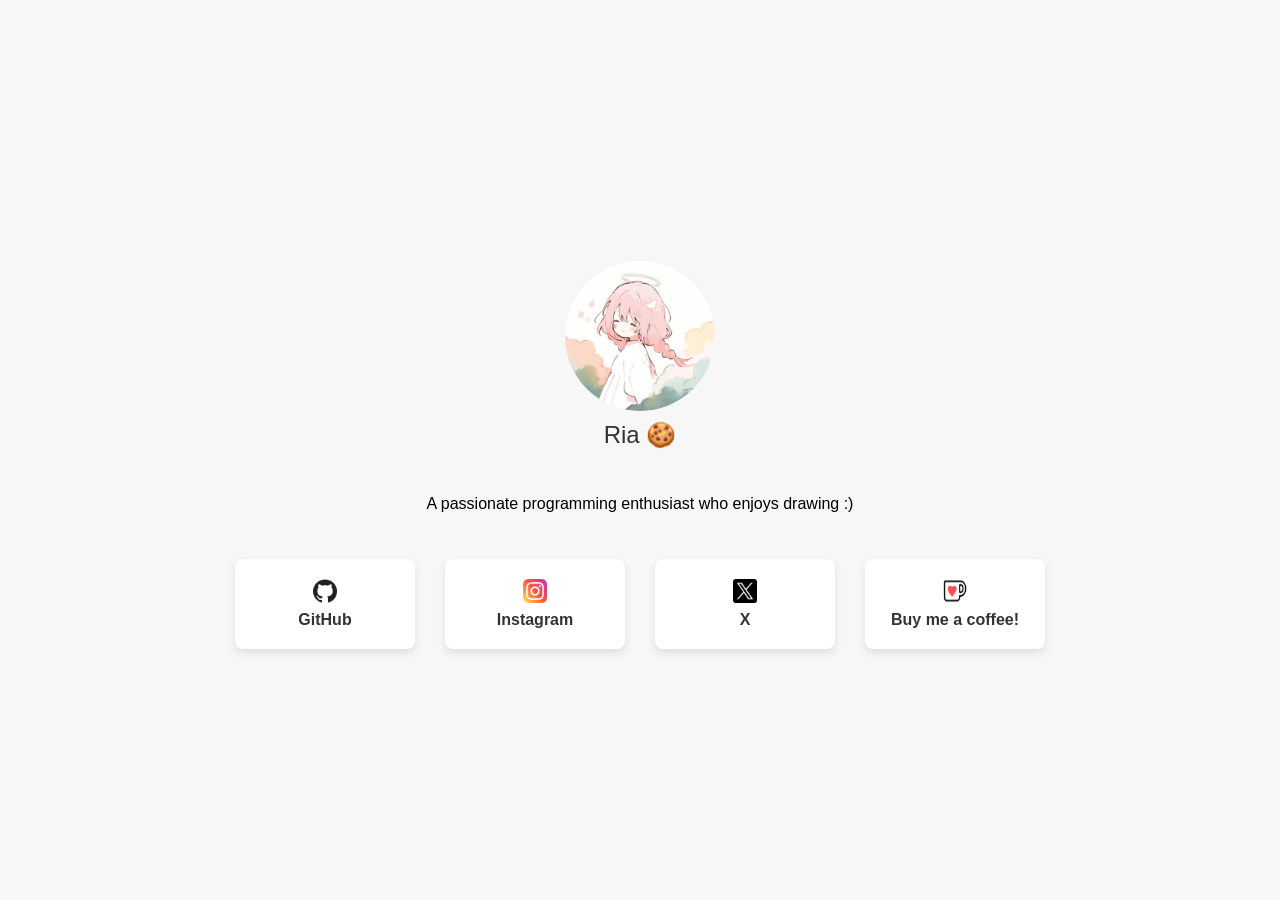
<file: backup.html>
<!DOCTYPE html>
<html lang="en">
    <head>
        <meta charset="UTF-8" />
        <meta name="viewport" content="width=device-width, initial-scale=1.0" />
        <title>Ria Cookie 🍪</title>
        <link rel="icon" href="./imgs/flower.png" />
        <link rel="stylesheet" href="style.css" />
    </head>
    <body>
        <img src="./imgs/angel.jpg" alt="Profile Picture" class="profile-pic" />
        <div class="name-title">Ria 🍪</div>

        <div class="about-me">
            <p>A passionate programming enthusiast who enjoys drawing :)</p>
        </div>

        <div class="card-container">
            <div class="card">
                <a href="https://github.com/riacookie" target="_blank">
                    <img src="./imgs/github.png" alt="GitHub" />
                    <span>GitHub</span>
                </a>
            </div>
            <div class="card">
                <a href="https://www.instagram.com/min.oofie/" target="_blank">
                    <img src="./imgs/instagram.png" alt="Instagram" />
                    <span>Instagram</span>
                </a>
            </div>
            <div class="card">
                <a href="https://twitter.com/RiaaCookie" target="_blank">
                    <img src="./imgs/x.png" alt="X" />
                    <span>X</span>
                </a>
            </div>
            <!-- <div class="card">
                <a href="https://www.youtube.com/@oofiebiscuit" target="_blank">
                    <img src="./imgs/youtube.png" alt="YouTube" />
                    <span>YouTube</span>
                </a>
            </div> -->
            <!-- <div class="card">
                <a href="https://www.tiktok.com/@riacookiee" target="_blank">
                    <img src="./imgs/tik-tok.png" alt="TikTok" />
                    <span>TikTok</span>
                </a>
            </div> -->
            <div class="card">
                <a href="https://ko-fi.com/riacookie" target="_blank">
                    <img src="./imgs/kofi.png" alt="Ko-fi" />
                    <span>Buy me a coffee!</span>
                </a>
            </div>
        </div>
    </body>
</html>
</file>
<file: style.css>
body {
    font-family: "Arial", sans-serif;
    margin: 0;
    padding: 0;
    background: #f7f7f7;
    display: flex;
    flex-direction: column;
    align-items: center;
    justify-content: center;
    height: 100vh;
}
.profile-pic {
    border-radius: 50%;
    width: 150px;
    height: 150px;
    margin-top: 20px;
}
.name-title {
    margin: 10px;
    font-size: 24px;
    color: #333;
}
.about-me {
    margin: 20px;
    text-align: center;
}
.card-container {
    display: flex;
    justify-content: center;
    gap: 10px;
    flex-wrap: wrap;
}
.card {
    background: #fff;
    border-radius: 8px;
    padding: 20px;
    box-shadow: 0 4px 8px rgba(0, 0, 0, 0.1);
    text-align: center;
    transition: transform 0.2s;
    margin: 10px;
    width: 140px; /* fixed width for cards */
}
.card:hover {
    transform: translateY(-5px);
}
.card a {
    text-decoration: none;
    color: #333;
    display: flex;
    flex-direction: column;
    align-items: center;
    gap: 8px;
}
.card a span {
    font-weight: bold;
}
.card img {
    width: 24px;
    height: 24px;
}
</file>
